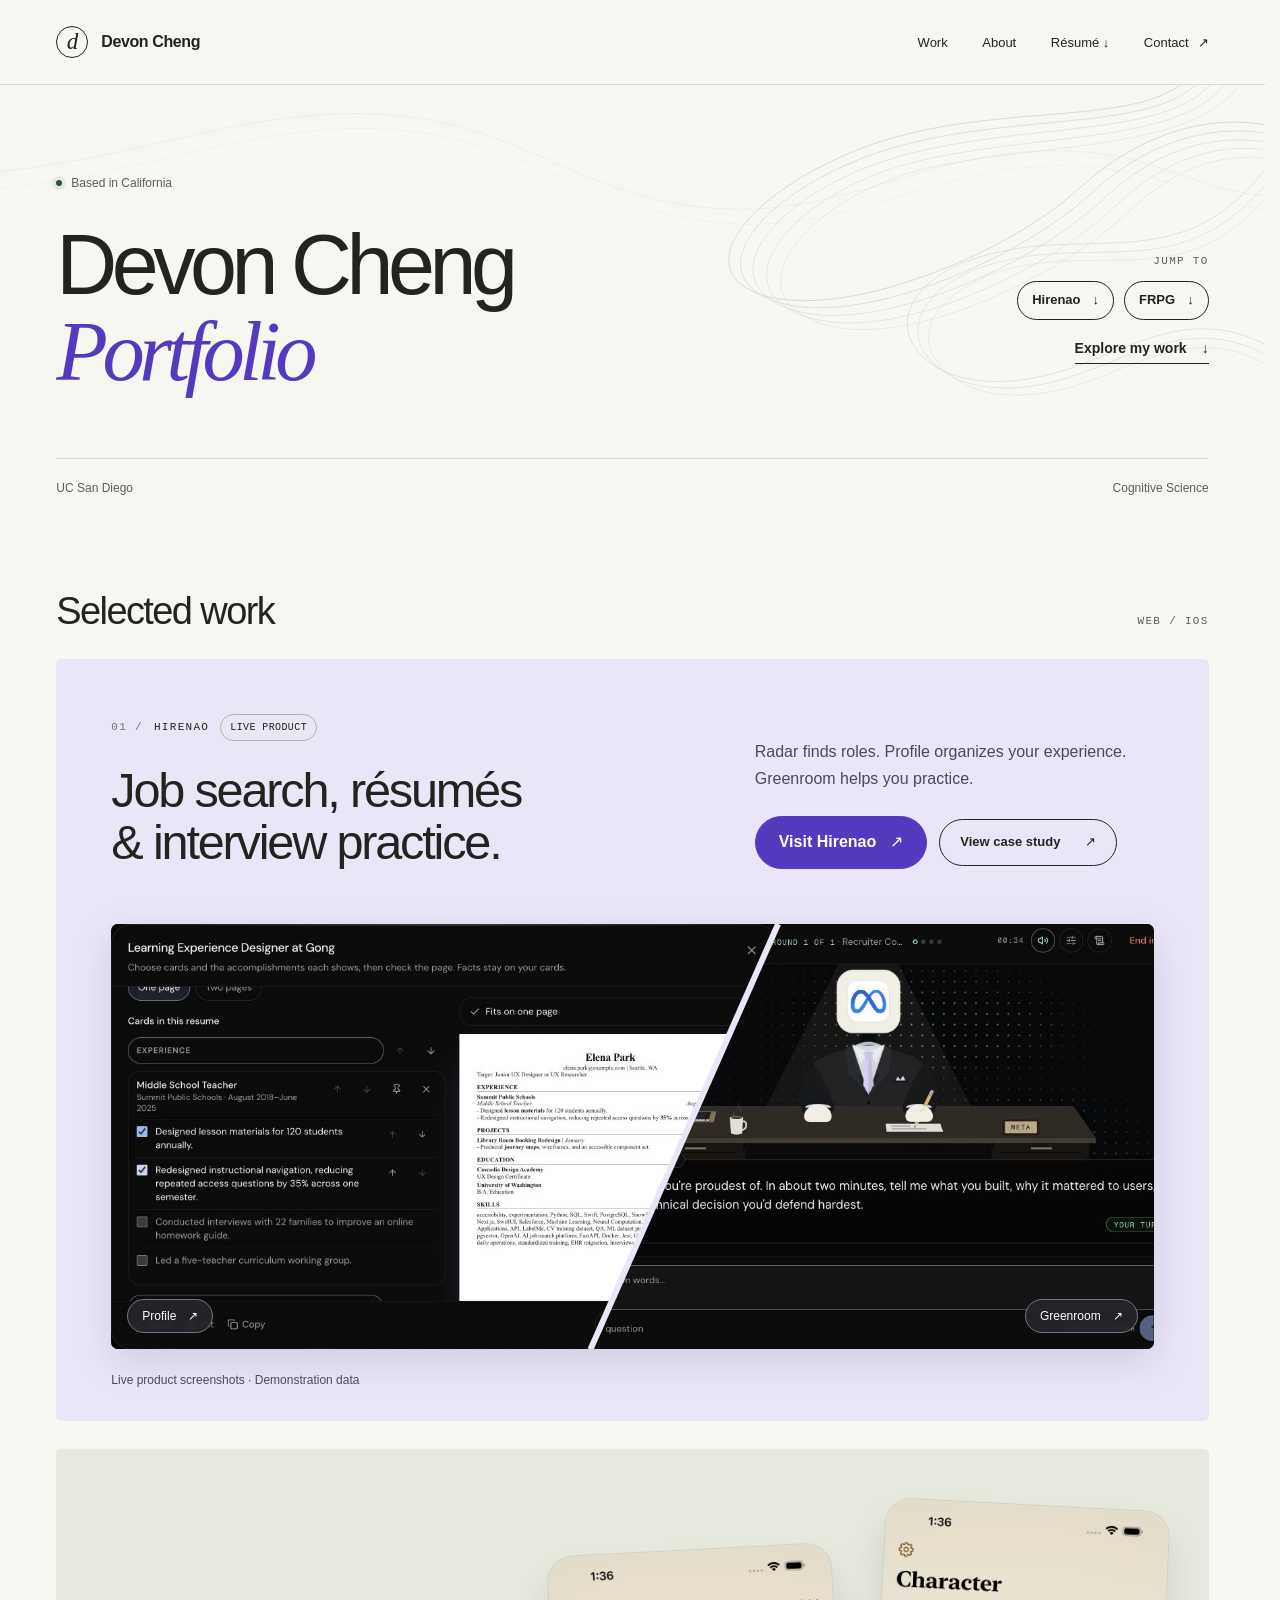
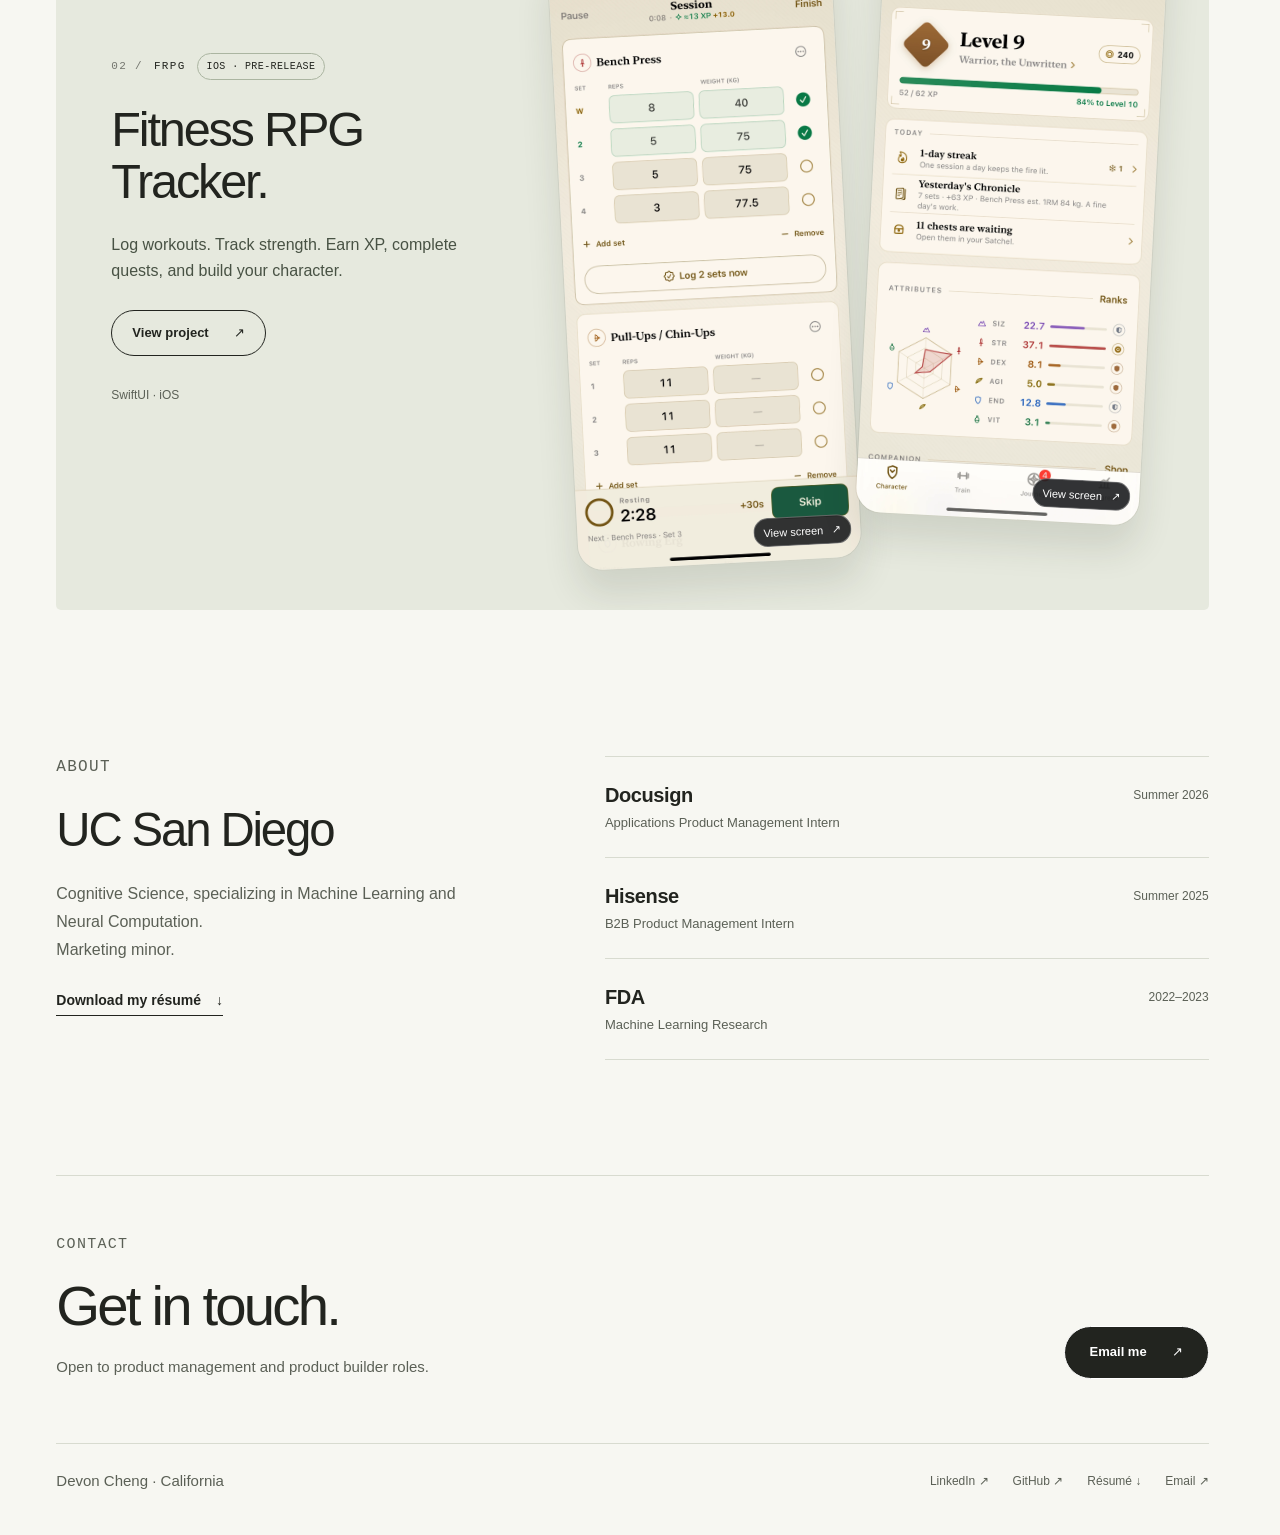
<file: index.html>
<!doctype html>
<html lang="en">
<head>
<meta charset="utf-8">
<meta name="viewport" content="width=device-width, initial-scale=1">
<meta name="theme-color" content="#f7f7f2">
<title>Devon Cheng Portfolio</title>
<meta name="description" content="Devon Cheng’s portfolio. Hirenao, FRPG, and experience.">
<meta property="og:title" content="Devon Cheng Portfolio">
<meta property="og:description" content="Devon Cheng’s portfolio. Hirenao, FRPG, and experience.">
<meta property="og:type" content="website">
<meta property="og:url" content="https://devon-cheng.github.io/">
<link rel="canonical" href="https://devon-cheng.github.io/">
<meta property="og:image" content="https://devon-cheng.github.io/assets/images/portfolio-share.png">
<meta property="og:image:type" content="image/png">
<meta property="og:image:width" content="1198">
<meta property="og:image:height" content="464">
<meta property="og:image:alt" content="Devon Cheng Portfolio in black and violet type on a cream background">
<meta name="twitter:card" content="summary_large_image">
<meta name="twitter:image" content="https://devon-cheng.github.io/assets/images/portfolio-share.png">
<meta name="twitter:image:alt" content="Devon Cheng Portfolio in black and violet type on a cream background">
<link rel="icon" href="./assets/favicon.svg" type="image/svg+xml">
<link rel="stylesheet" href="./assets/site.css?v=271f88a8">
<script src="./assets/site.js" defer></script>
</head>
<body class="">
<a class="skip-link" href="#main">Skip to content</a>
<header class="site-header"><div class="header-inner wrap">
<a class="wordmark" href="./" aria-label="Devon Cheng, home"><span class="monogram" aria-hidden="true">d</span>Devon Cheng</a>
<nav class="main-nav" aria-label="Main navigation">
<a href="./#work">Work</a><a href="./#about">About</a>
<a href="./assets/documents/devon-cheng-resume.pdf" download>Résumé <span aria-hidden="true">↓</span></a>
<a class="nav-contact" href="mailto:yic159@ucsd.edu">Contact <span class="arrow" aria-hidden="true">↗</span></a>
</nav></div></header><main id="main">
<section class="hero" aria-labelledby="intro-title">
<svg class="hero-flourish" viewBox="0 0 1200 440" preserveAspectRatio="none" aria-hidden="true" focusable="false" fill="none" stroke="currentColor" stroke-width="1">
<path d="M-28 84C133 72 235 18 369 28C498 38 543 102 668 115C803 129 876 58 1012 62C1112 65 1142 110 1238 105" opacity=".34"/>
<path d="M-28 100C139 87 240 32 375 42C502 52 553 115 678 129C813 143 883 72 1018 76C1118 79 1151 122 1238 119" opacity=".23"/>
<path d="M1138-30C1122 49 958 9 824 57C715 97 656 167 714 194C786 226 950 164 1024 97C1093 35 1171 21 1238 48"/>
<path d="M1151-30C1133 53 973 19 837 62C730 97 664 170 727 200C800 234 962 169 1036 101C1100 43 1174 30 1238 56" opacity=".84"/>
<path d="M1163-30C1145 57 986 29 850 68C741 100 675 176 740 207C815 242 976 174 1048 106C1109 49 1179 40 1238 64" opacity=".71"/>
<path d="M1176-30C1156 61 998 40 865 73C754 102 688 182 753 213C829 251 989 180 1060 112C1118 57 1186 48 1238 72" opacity=".61"/>
<path d="M1189-30C1168 65 1010 50 880 78C768 105 701 188 766 219C843 258 1000 185 1072 118C1127 65 1190 57 1238 80" opacity=".51"/>
<path d="M1238 269C1158 203 1101 233 1035 259C966 287 905 285 874 254C843 222 869 181 925 163C1013 134 1092 169 1162 117C1201 88 1217 53 1238 20" opacity=".76"/>
<path d="M1238 280C1161 213 1106 240 1039 266C975 292 915 292 884 260C852 228 881 187 935 170C1022 142 1097 178 1167 125C1207 96 1224 60 1238 30" opacity=".63"/>
<path d="M1238 290C1166 223 1110 247 1045 274C983 299 924 298 894 266C862 234 891 195 946 176C1032 149 1101 187 1172 133C1210 104 1227 70 1238 41" opacity=".5"/>
</svg>
<div class="wrap">
<div class="hero-top"><p class="availability">Based in California</p></div>
<div class="hero-layout"><h1 id="intro-title">Devon Cheng<br><em>Portfolio</em></h1>
<div class="hero-intro">
<nav class="hero-jump" aria-label="Jump to a project">
<p class="eyebrow">Jump to</p>
<div class="hero-jump-links">
<a class="pill-link" href="#hirenao">Hirenao <span class="arrow" aria-hidden="true">↓</span></a>
<a class="pill-link" href="#frpg">FRPG <span class="arrow" aria-hidden="true">↓</span></a>
</div>
</nav>
<a class="text-link" href="#work">Explore my work <span class="arrow" aria-hidden="true">↓</span></a>
</div></div>
<div class="hero-bottom"><span>UC San Diego</span><span class="city">Cognitive Science</span></div>
</div>
</section>
<section class="wrap" id="work" aria-labelledby="work-title">
<div class="section-heading"><h2 id="work-title">Selected work</h2><p class="eyebrow">WEB / iOS</p></div>
<article class="project hirenao-project" id="hirenao" data-reveal>
<div class="project-top"><div><p class="eyebrow project-name"><span class="number">01 /</span> HIRENAO <span class="status-tag">LIVE PRODUCT</span></p><h3>Job search, résumés<br>&amp; interview practice.</h3></div>
<div class="project-summary"><p>Radar finds roles. Profile organizes your experience. Greenroom helps you practice.</p><div class="project-actions"><a class="pill-link product-link" href="https://hirenao.ai/">Visit Hirenao <span class="arrow" aria-hidden="true">↗</span></a><a class="pill-link" href="projects/hirenao/">View case study <span class="arrow" aria-hidden="true">↗</span></a></div></div></div>
<div class="project-image split-stage" role="region" aria-label="Hirenao Profile and Greenroom screenshots. Scroll to explore on mobile." tabindex="0">
<a class="screenshot-link split-profile" href="./assets/images/hirenao-profile-full.webp" data-lightbox data-caption="Profile: choose experience for each résumé. Live product capture · Demonstration profile." aria-label="Enlarge Profile résumé editor"><img src="./assets/images/hirenao-profile.webp" alt="Hirenao Profile with selectable career accomplishments and a live résumé preview." width="989" height="632" loading="eager" decoding="async" fetchpriority="high"><span class="screen-label">Profile <span aria-hidden="true">↗</span></span></a>
<a class="screenshot-link split-greenroom" href="./assets/images/hirenao-greenroom-full.webp" data-lightbox data-caption="Greenroom: practice an interview one question at a time. Live product capture · Demonstration session." aria-label="Enlarge Greenroom interview practice"><img src="./assets/images/hirenao-greenroom.webp" alt="Hirenao Greenroom displaying an interviewer, a project question, and an answer field." width="989" height="633" loading="eager" decoding="async"><span class="screen-label">Greenroom <span aria-hidden="true">↗</span></span></a>
<svg class="split-divider" viewBox="0 0 100 100" preserveAspectRatio="none" aria-hidden="true"><line x1="64" y1="0" x2="46" y2="100" vector-effect="non-scaling-stroke"/></svg>
</div><p class="project-image swipe-hint">Swipe to explore →</p><p class="project-foot">Live product screenshots · Demonstration data</p>
</article>
<article class="project frpg-project" id="frpg" data-reveal>
<div class="project-top"><p class="eyebrow project-name"><span class="number">02 /</span> FRPG <span class="status-tag">iOS · PRE-RELEASE</span></p><h3>Fitness RPG<br>Tracker.</h3><div class="project-summary"><p>Log workouts. Track strength. Earn XP, complete quests, and build your character.</p><a class="pill-link" href="projects/frpg/">View project <span class="arrow" aria-hidden="true">↗</span></a></div><p class="small-copy">SwiftUI · iOS</p></div>
<div class="phone-composition"><a class="screenshot-link" href="./assets/images/frpg-session.webp" data-lightbox data-caption="FRPG keeps weight, repetitions, completed sets, and rest in one workout view. Real app screenshot with demonstration data." aria-label="Enlarge screenshot. FRPG active workout with bench press sets, repetitions, weight, completed-set indicators, and a rest timer."><img src="./assets/images/frpg-session.webp" alt="FRPG active workout with bench press sets, repetitions, weight, completed-set indicators, and a rest timer." width="1320" height="2868" loading="lazy" decoding="async"><span class="zoom-hint" aria-hidden="true"><span>View screen</span> ↗</span></a><a class="screenshot-link" href="./assets/images/frpg-character.webp" data-lightbox data-caption="The same training becomes character XP and attributes. Real app screenshot with demonstration data." aria-label="Enlarge screenshot. FRPG Character screen showing XP progress, a training streak, and character attributes."><img src="./assets/images/frpg-character.webp" alt="FRPG Character screen showing XP progress, a training streak, and character attributes." width="1320" height="2868" loading="lazy" decoding="async"><span class="zoom-hint" aria-hidden="true"><span>View screen</span> ↗</span></a></div></article></section>
<section class="about wrap" id="about" aria-labelledby="about-title" data-reveal>
<div class="about-copy"><p class="eyebrow">ABOUT</p><h2 id="about-title">UC San Diego</h2><p>Cognitive Science, specializing in Machine Learning and Neural Computation.<br>Marketing minor.</p><a class="text-link" href="assets/documents/devon-cheng-resume.pdf" download>Download my résumé <span aria-hidden="true">↓</span></a></div>
<div class="experience" aria-label="Selected experience">
<article class="experience-entry"><h3>Docusign</h3><span class="date">Summer 2026</span><div class="role">Applications Product Management Intern</div></article>
<article class="experience-entry"><h3>Hisense</h3><span class="date">Summer 2025</span><div class="role">B2B Product Management Intern</div></article>
<article class="experience-entry"><h3>FDA</h3><span class="date">2022–2023</span><div class="role">Machine Learning Research</div></article>
</div></section></main><footer class="contact wrap" id="contact">
<div class="contact-main"><div><p class="eyebrow">CONTACT</p><h2>Get in touch.</h2><p>Open to product management and product builder roles.</p></div>
<a class="pill-link" href="mailto:yic159@ucsd.edu">Email me <span class="arrow" aria-hidden="true">↗</span></a></div>
<div class="footer-bottom"><p>Devon Cheng · California</p><div class="social-links">
<a href="https://www.linkedin.com/in/devoncheng3/">LinkedIn <span aria-hidden="true">↗</span></a>
<a href="https://github.com/devon4899">GitHub <span aria-hidden="true">↗</span></a>
<a href="./assets/documents/devon-cheng-resume.pdf" download>Résumé <span aria-hidden="true">↓</span></a>
<a href="mailto:yic159@ucsd.edu">Email <span aria-hidden="true">↗</span></a>
</div></div></footer>
<dialog class="lightbox" aria-label="Enlarged product screenshot" aria-describedby="lightbox-caption">
<div class="lightbox-inner">
<div class="lightbox-top"><p class="lightbox-count" aria-live="polite"></p><div class="lightbox-tools"><a data-original href="#" target="_blank" rel="noopener">Full size ↗</a><button type="button" data-zoom aria-pressed="false">Zoom in</button><button type="button" data-close aria-label="Close screenshot">×</button></div></div>
<div class="lightbox-image-wrap" tabindex="0" role="region" aria-label="Screenshot. Scroll to inspect when zoomed."><img class="lightbox-image" alt=""></div>
<div class="lightbox-bottom"><p class="lightbox-caption" id="lightbox-caption" aria-live="polite"></p><div class="lightbox-controls"><button type="button" data-prev aria-label="Previous screenshot">←</button><button type="button" data-next aria-label="Next screenshot">→</button></div></div>
</div></dialog>
</body></html>
</file>
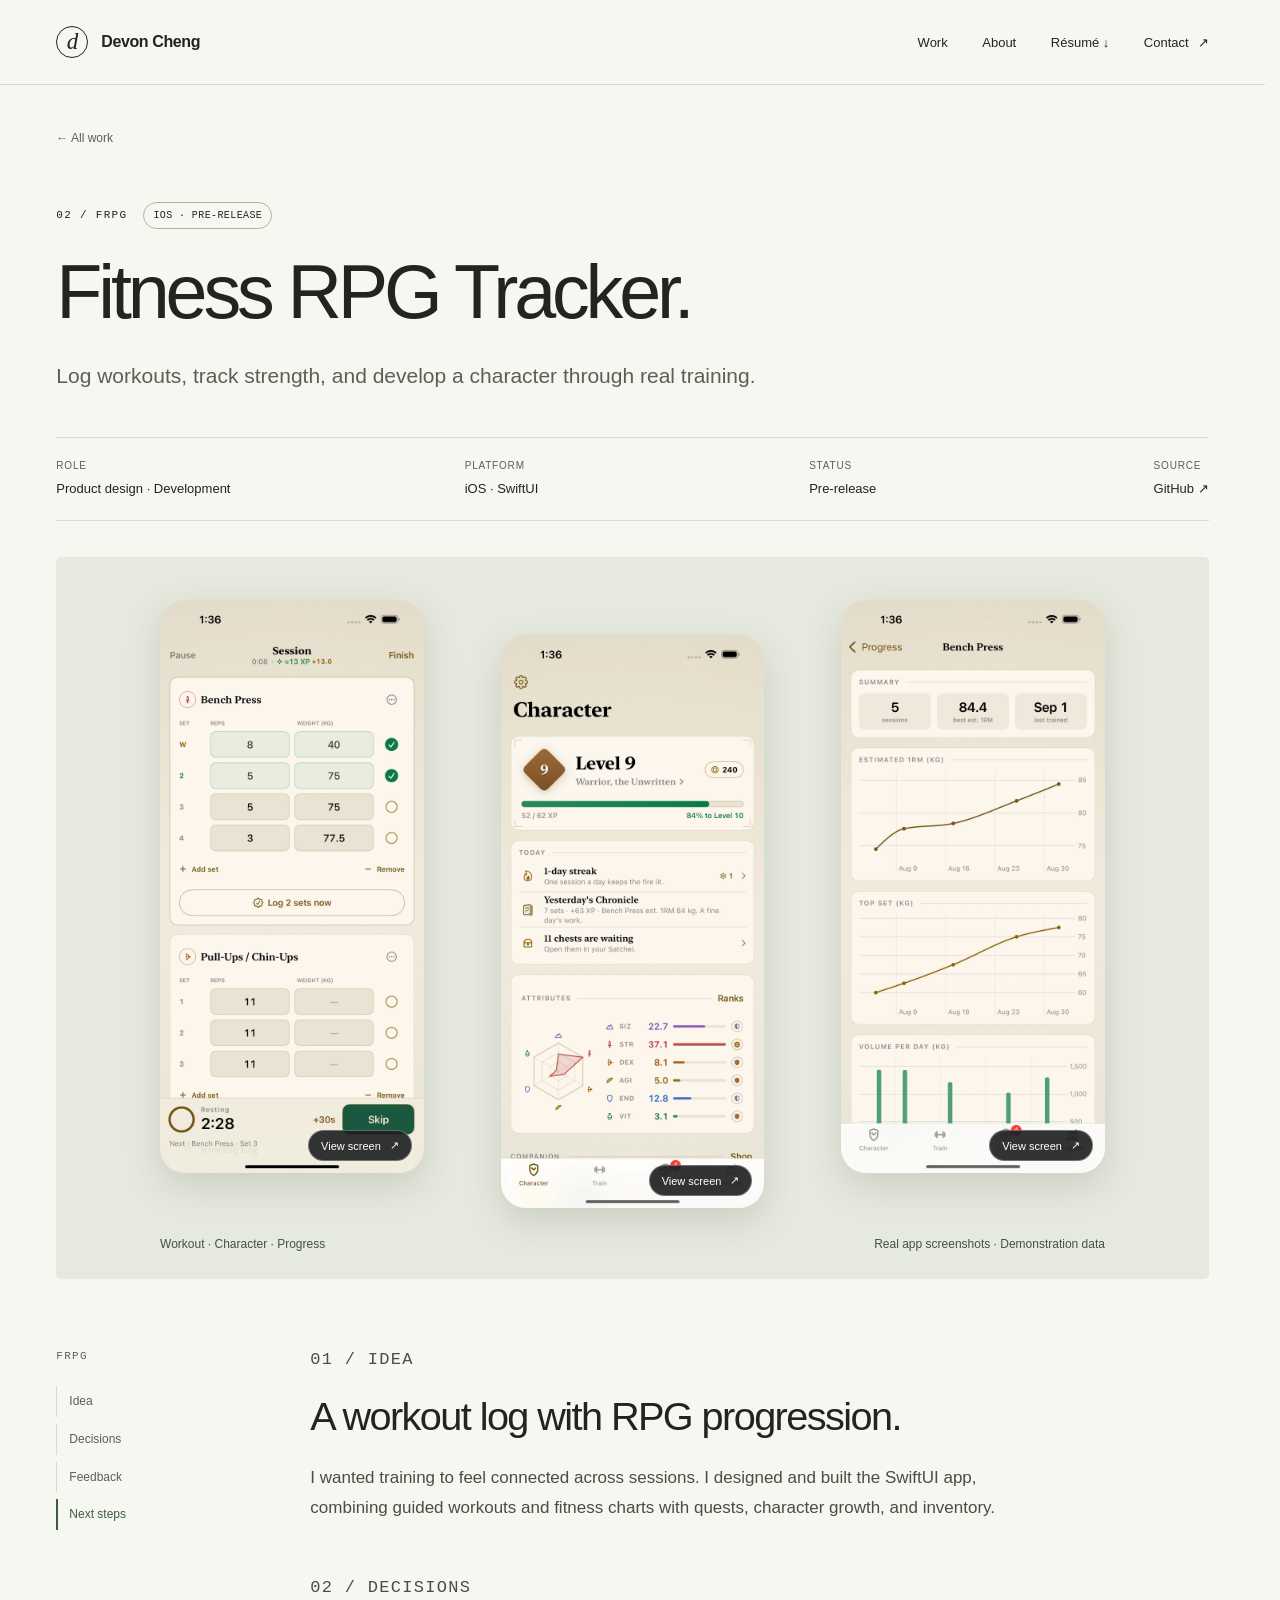
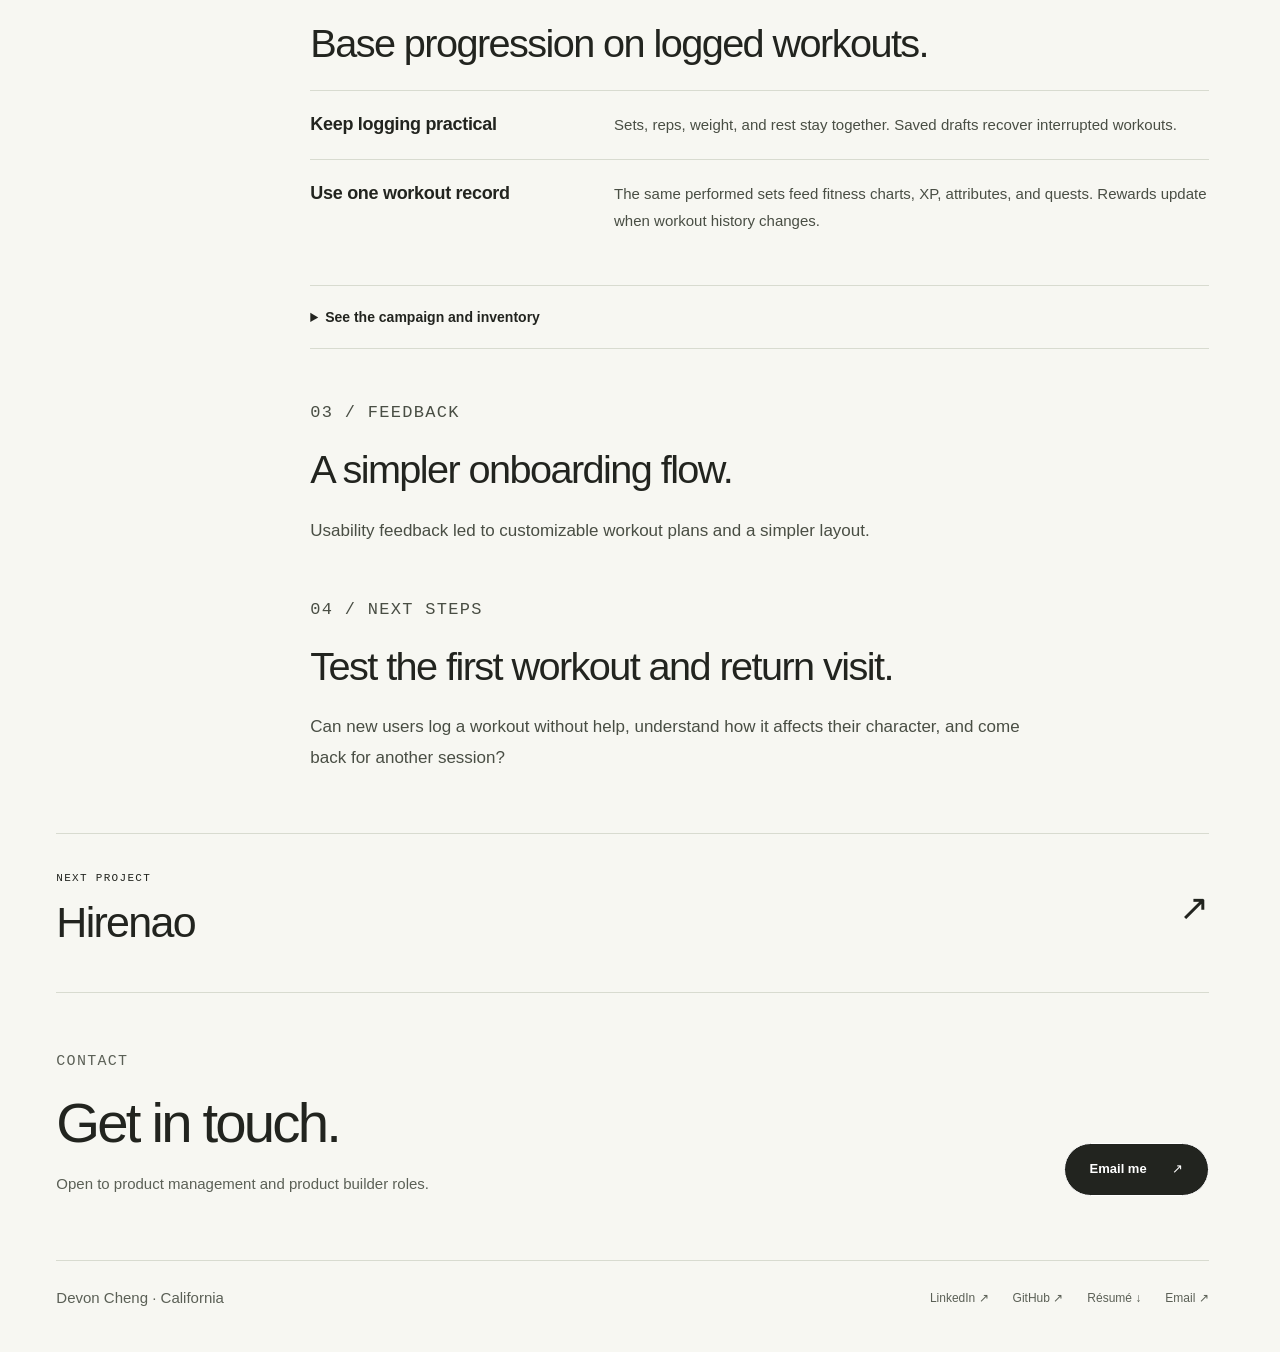
<file: projects/frpg/index.html>
<!doctype html>
<html lang="en">
<head>
<meta charset="utf-8">
<meta name="viewport" content="width=device-width, initial-scale=1">
<meta name="theme-color" content="#f7f7f2">
<title>FRPG — Fitness RPG Tracker · Devon Cheng</title>
<meta name="description" content="Devon Cheng’s native iOS Fitness RPG Tracker connects workout logging and progress analytics with character growth, quests, and inventory.">
<meta property="og:title" content="FRPG — Fitness RPG Tracker · Devon Cheng">
<meta property="og:description" content="Devon Cheng’s native iOS Fitness RPG Tracker connects workout logging and progress analytics with character growth, quests, and inventory.">
<meta property="og:type" content="website">
<meta property="og:url" content="https://devon-cheng.github.io/projects/frpg/">
<link rel="canonical" href="https://devon-cheng.github.io/projects/frpg/">
<meta property="og:image" content="https://devon-cheng.github.io/assets/images/portfolio-share.png">
<meta property="og:image:type" content="image/png">
<meta property="og:image:width" content="1198">
<meta property="og:image:height" content="464">
<meta property="og:image:alt" content="Devon Cheng Portfolio in black and violet type on a cream background">
<meta name="twitter:card" content="summary_large_image">
<meta name="twitter:image" content="https://devon-cheng.github.io/assets/images/portfolio-share.png">
<meta name="twitter:image:alt" content="Devon Cheng Portfolio in black and violet type on a cream background">
<link rel="icon" href="../../assets/favicon.svg" type="image/svg+xml">
<link rel="stylesheet" href="../../assets/site.css">
<script src="../../assets/site.js" defer></script>
</head>
<body class="frpg-case">
<a class="skip-link" href="#main">Skip to content</a>
<header class="site-header"><div class="header-inner wrap">
<a class="wordmark" href="../../" aria-label="Devon Cheng, home"><span class="monogram" aria-hidden="true">d</span>Devon Cheng</a>
<nav class="main-nav" aria-label="Main navigation">
<a href="../../#work">Work</a><a href="../../#about">About</a>
<a href="../../assets/documents/devon-cheng-resume.pdf" download>Résumé <span aria-hidden="true">↓</span></a>
<a class="nav-contact" href="mailto:yic159@ucsd.edu">Contact <span class="arrow" aria-hidden="true">↗</span></a>
</nav></div></header><main id="main"><section class="case-intro wrap" aria-labelledby="case-title">
<a class="back-link" href="../../#work">← All work</a><p class="eyebrow case-kicker">02 / FRPG <span class="status-tag">iOS · PRE-RELEASE</span></p>
<h1 class="case-title" id="case-title">Fitness RPG Tracker.</h1><p class="case-deck">Log workouts, track strength, and develop a character through real training.</p>
<dl class="case-meta"><div><dt>Role</dt><dd>Product design · Development</dd></div><div><dt>Platform</dt><dd>iOS · SwiftUI</dd></div><div><dt>Status</dt><dd>Pre-release</dd></div><div><dt>Source</dt><dd><a class="meta-link" href="https://github.com/devon4899/FRPG">GitHub ↗</a></dd></div></dl>
<figure class="case-hero frpg-hero"><div class="frpg-hero-phones" role="region" aria-label="Workout, Character, and Progress screenshots. Scroll to explore." tabindex="0"><a class="screenshot-link" href="../../assets/images/frpg-session.webp" data-lightbox data-caption="Log sets, reps, and weight. Keep rest timing in the same view. Real app screenshot with demonstration data." aria-label="Enlarge. Log sets, reps, and weight. Keep rest timing in the same view."><img src="../../assets/images/frpg-session.webp" alt="FRPG workout showing bench press sets, weights, completed sets, and a rest timer." width="1320" height="2868" loading="eager" decoding="async"><span class="zoom-hint" aria-hidden="true"><span>View screen</span> ↗</span></a><a class="screenshot-link" href="../../assets/images/frpg-character.webp" data-lightbox data-caption="Training contributes to character XP, levels, and attributes. Real app screenshot with demonstration data." aria-label="Enlarge. Training contributes to character XP, levels, and attributes."><img src="../../assets/images/frpg-character.webp" alt="FRPG Character showing XP, a training streak, and character attributes." width="1320" height="2868" loading="eager" decoding="async"><span class="zoom-hint" aria-hidden="true"><span>View screen</span> ↗</span></a><a class="screenshot-link" href="../../assets/images/frpg-progress.webp" data-lightbox data-caption="Review strength and volume from recorded workouts. Real app screenshot with demonstration data." aria-label="Enlarge. Review strength and volume from recorded workouts."><img src="../../assets/images/frpg-progress.webp" alt="FRPG Bench Press progress with estimated strength, top-set weight, and volume charts." width="1320" height="2868" loading="eager" decoding="async"><span class="zoom-hint" aria-hidden="true"><span>View screen</span> ↗</span></a></div><figcaption><span class="swipe-hint">Swipe to explore →</span><span>Workout · Character · Progress</span><span>Real app screenshots · Demonstration data</span></figcaption></figure></section>
<div class="case-layout wrap"><nav class="case-nav" aria-label="FRPG case study sections"><p class="eyebrow">FRPG</p><a href="#idea">Idea</a><a href="#decisions">Decisions</a><a href="#feedback">Feedback</a><a href="#next">Next steps</a></nav><div class="story">
<section class="story-section compact-story" id="idea"><p class="eyebrow">01 / IDEA</p><h2>A workout log with RPG progression.</h2><p>I wanted training to feel connected across sessions. I designed and built the SwiftUI app, combining guided workouts and fitness charts with quests, character growth, and inventory.</p></section>
<section class="story-section compact-story" id="decisions"><p class="eyebrow">02 / DECISIONS</p><h2>Base progression on logged workouts.</h2><div class="short-decisions"><article><h3>Keep logging practical</h3><p>Sets, reps, weight, and rest stay together. Saved drafts recover interrupted workouts.</p></article><article><h3>Use one workout record</h3><p>The same performed sets feed fitness charts, XP, attributes, and quests. Rewards update when workout history changes.</p></article></div>
<details><summary>See the campaign and inventory</summary><div class="phone-grid"><a class="screenshot-link" href="../../assets/images/frpg-campaign.webp" data-lightbox data-caption="Campaign regions and encounters give training longer-term goals. Real app screenshot with demonstration data." aria-label="Enlarge. Campaign regions and encounters give training longer-term goals."><img src="../../assets/images/frpg-campaign.webp" alt="FRPG campaign map showing Kindling Vale and locked regions." width="1320" height="2868" loading="lazy" decoding="async"><span class="zoom-hint" aria-hidden="true"><span>View screen</span> ↗</span></a><a class="screenshot-link" href="../../assets/images/frpg-inventory.webp" data-lightbox data-caption="Earned chests appear in the inventory. Real app screenshot with demonstration data." aria-label="Enlarge. Earned chests appear in the inventory."><img src="../../assets/images/frpg-inventory.webp" alt="FRPG inventory showing earned chests available to open." width="1320" height="2868" loading="lazy" decoding="async"><span class="zoom-hint" aria-hidden="true"><span>View screen</span> ↗</span></a></div><p>The repository calls the app RPGFit. It is under development toward its first public release.</p><p><a href="https://github.com/devon4899/FRPG/blob/main/docs/ARCHITECTURE.md">Architecture</a> · <a href="https://github.com/devon4899/FRPG/tree/main/docs/screenshots/iphone-6.9">Original screenshots</a></p></details></section>
<section class="story-section compact-story" id="feedback"><p class="eyebrow">03 / FEEDBACK</p><h2>A simpler onboarding flow.</h2><p>Usability feedback led to customizable workout plans and a simpler layout.</p></section>
<section class="story-section compact-story" id="next"><p class="eyebrow">04 / NEXT STEPS</p><h2>Test the first workout and return visit.</h2><p>Can new users log a workout without help, understand how it affects their character, and come back for another session?</p></section></div></div>
<a class="more-project wrap" href="../hirenao/"><div><p class="eyebrow">NEXT PROJECT</p><h2>Hirenao</h2></div><span class="arrow" aria-hidden="true">↗</span></a></main><footer class="contact wrap" id="contact">
<div class="contact-main"><div><p class="eyebrow">CONTACT</p><h2>Get in touch.</h2><p>Open to product management and product builder roles.</p></div>
<a class="pill-link" href="mailto:yic159@ucsd.edu">Email me <span class="arrow" aria-hidden="true">↗</span></a></div>
<div class="footer-bottom"><p>Devon Cheng · California</p><div class="social-links">
<a href="https://www.linkedin.com/in/devoncheng3/">LinkedIn <span aria-hidden="true">↗</span></a>
<a href="https://github.com/devon4899">GitHub <span aria-hidden="true">↗</span></a>
<a href="../../assets/documents/devon-cheng-resume.pdf" download>Résumé <span aria-hidden="true">↓</span></a>
<a href="mailto:yic159@ucsd.edu">Email <span aria-hidden="true">↗</span></a>
</div></div></footer>
<dialog class="lightbox" aria-label="Enlarged product screenshot" aria-describedby="lightbox-caption">
<div class="lightbox-inner">
<div class="lightbox-top"><p class="lightbox-count" aria-live="polite"></p><div class="lightbox-tools"><a data-original href="#" target="_blank" rel="noopener">Full size ↗</a><button type="button" data-zoom aria-pressed="false">Zoom in</button><button type="button" data-close aria-label="Close screenshot">×</button></div></div>
<div class="lightbox-image-wrap" tabindex="0" role="region" aria-label="Screenshot. Scroll to inspect when zoomed."><img class="lightbox-image" alt=""></div>
<div class="lightbox-bottom"><p class="lightbox-caption" id="lightbox-caption" aria-live="polite"></p><div class="lightbox-controls"><button type="button" data-prev aria-label="Previous screenshot">←</button><button type="button" data-next aria-label="Next screenshot">→</button></div></div>
</div></dialog>
</body></html>
</file>
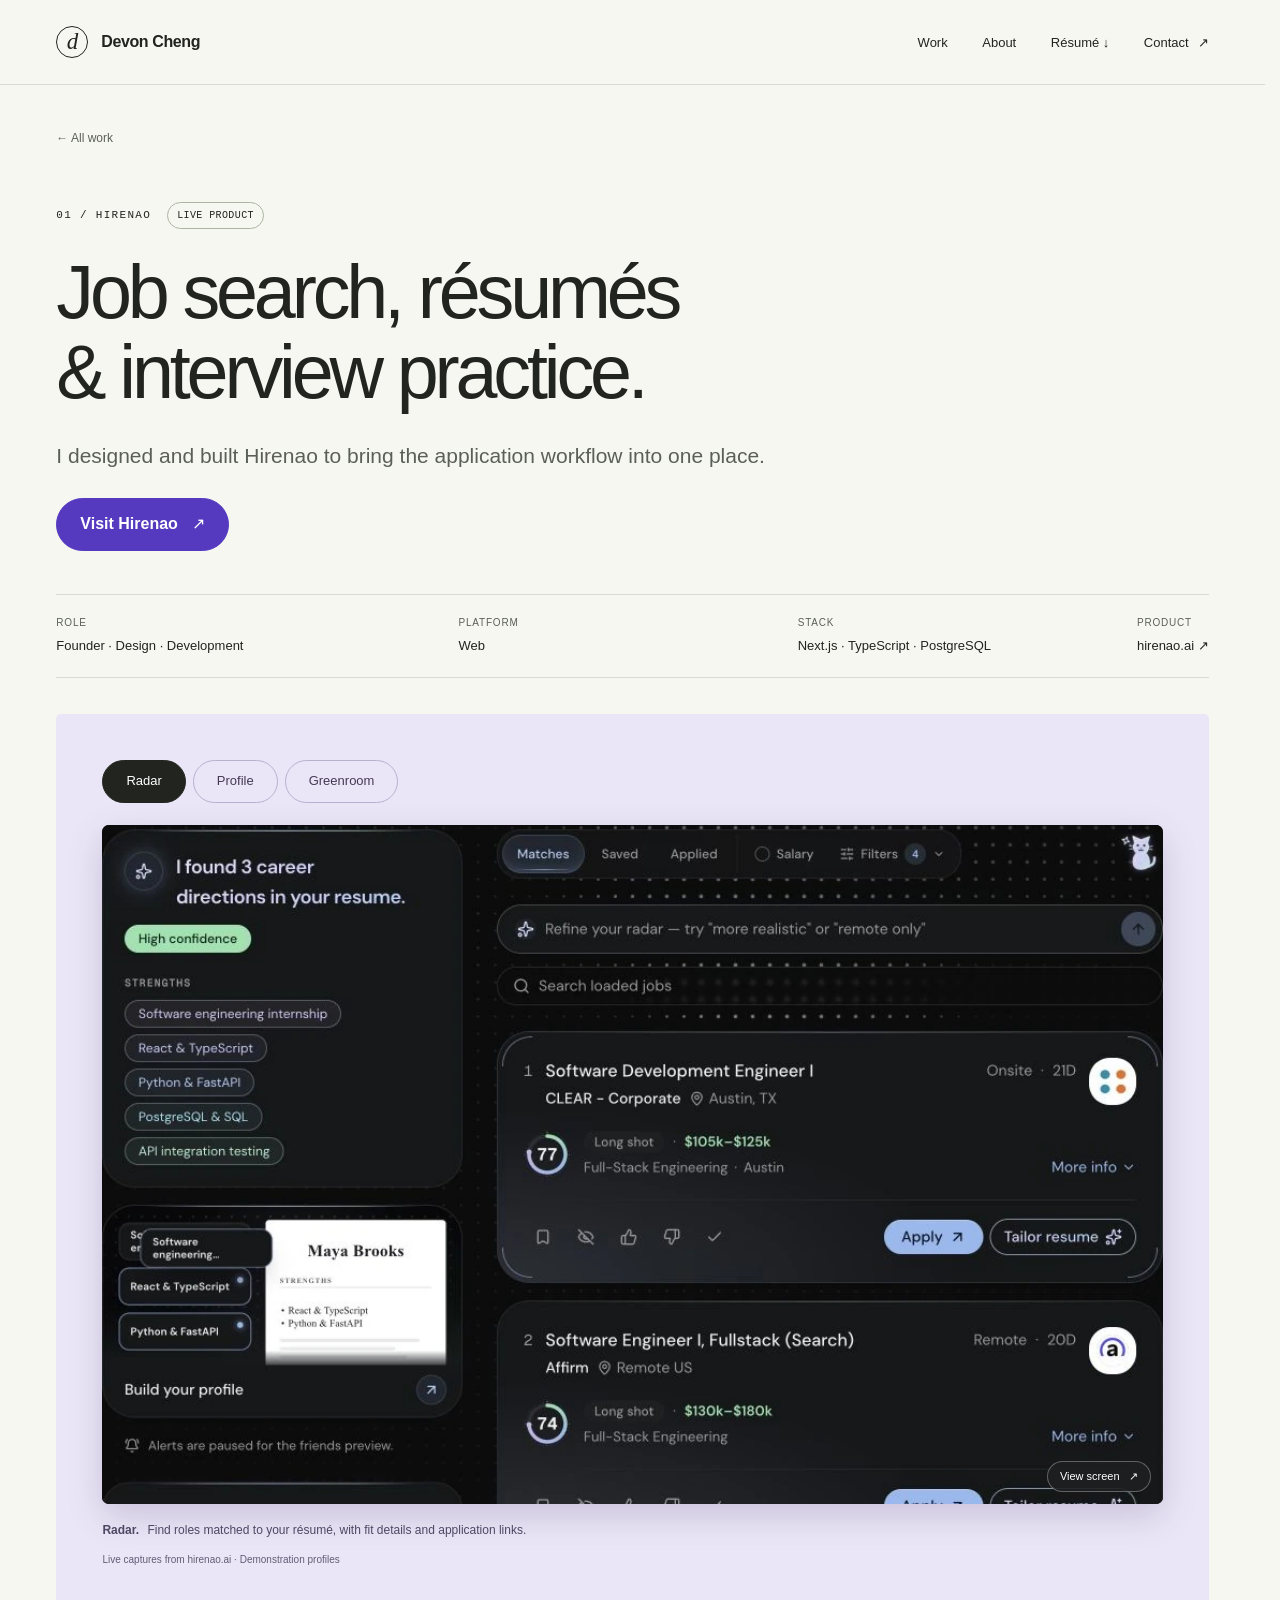
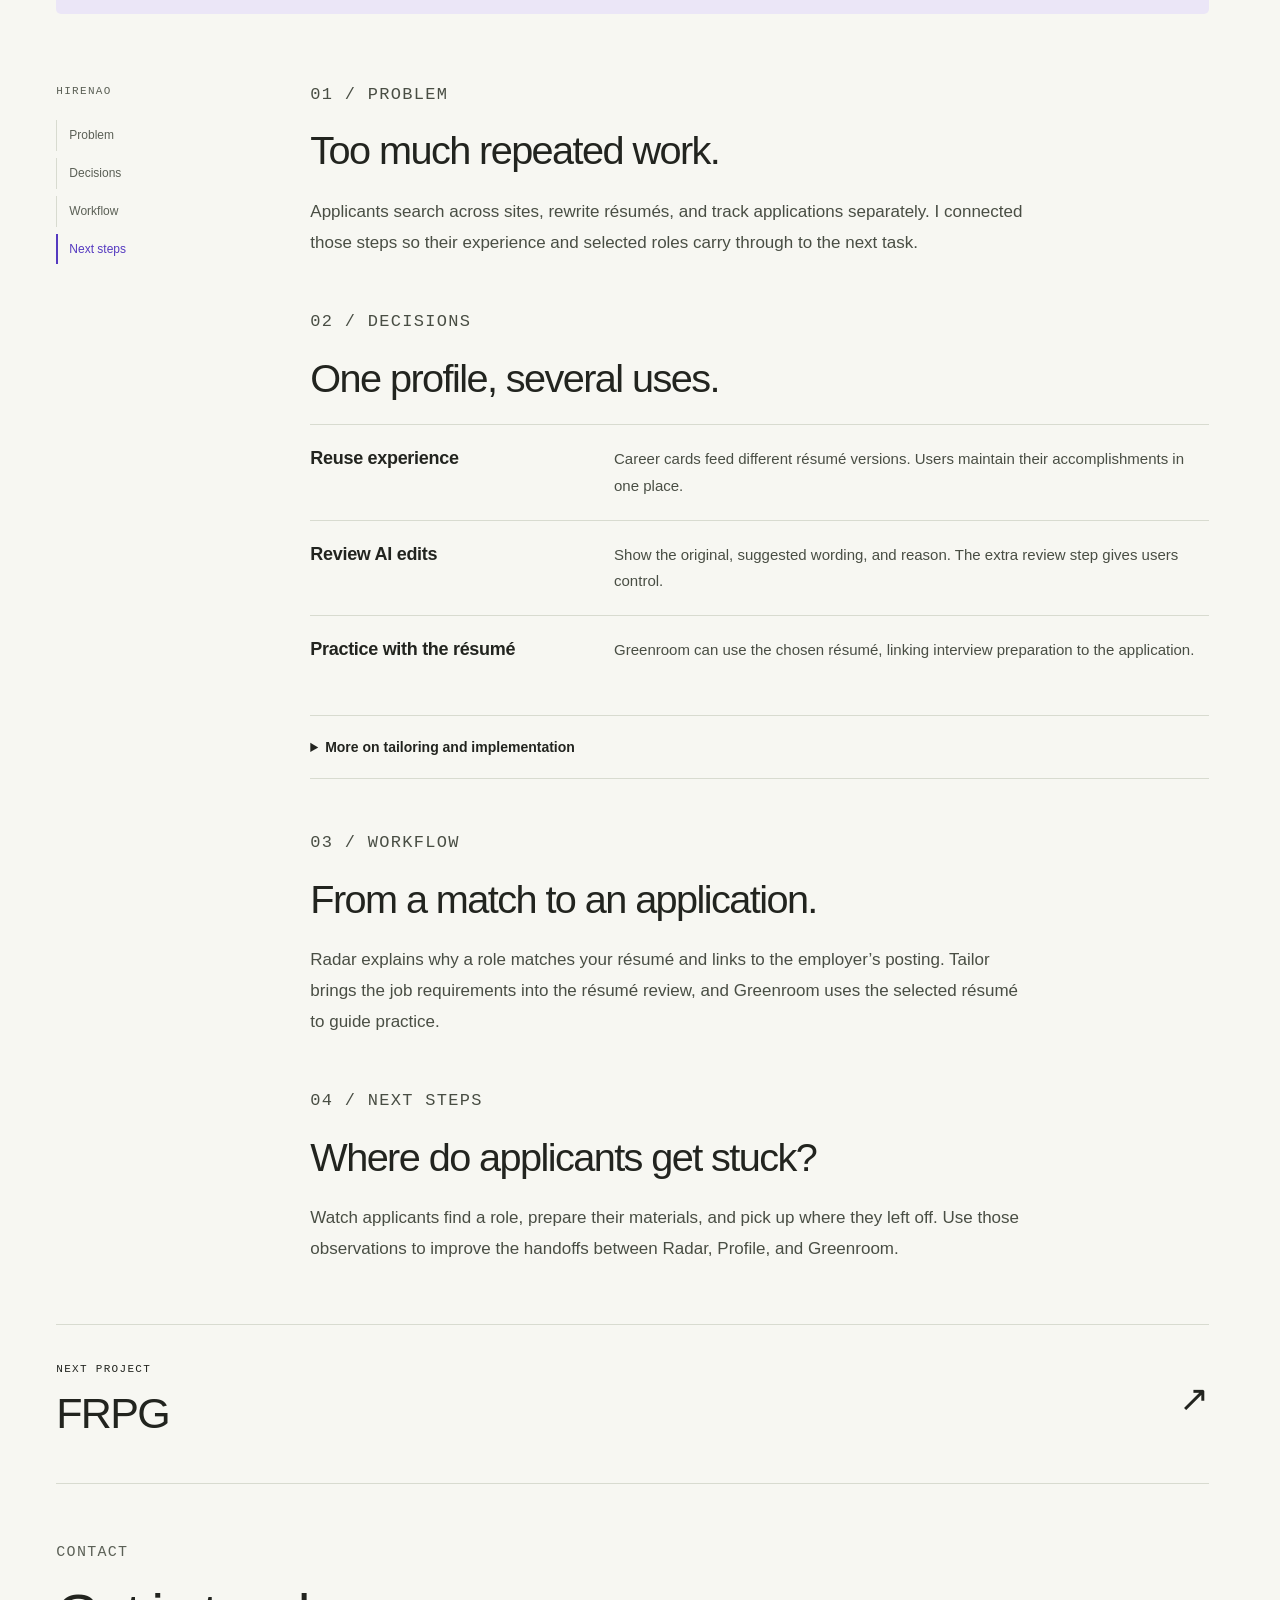
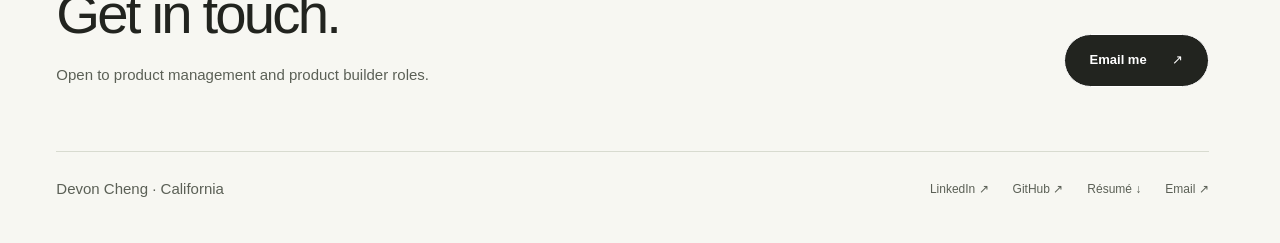
<file: projects/hirenao/index.html>
<!doctype html>
<html lang="en">
<head>
<meta charset="utf-8">
<meta name="viewport" content="width=device-width, initial-scale=1">
<meta name="theme-color" content="#f7f7f2">
<title>Hirenao — Jobs, résumés & interviews · Devon Cheng</title>
<meta name="description" content="Hirenao connects job discovery, résumé tailoring, and interview practice. Built by Devon Cheng.">
<meta property="og:title" content="Hirenao — Jobs, résumés & interviews · Devon Cheng">
<meta property="og:description" content="Hirenao connects job discovery, résumé tailoring, and interview practice. Built by Devon Cheng.">
<meta property="og:type" content="website">
<meta property="og:url" content="https://devon-cheng.github.io/projects/hirenao/">
<link rel="canonical" href="https://devon-cheng.github.io/projects/hirenao/">
<meta property="og:image" content="https://devon-cheng.github.io/assets/images/portfolio-share.png">
<meta property="og:image:type" content="image/png">
<meta property="og:image:width" content="1198">
<meta property="og:image:height" content="464">
<meta property="og:image:alt" content="Devon Cheng Portfolio in black and violet type on a cream background">
<meta name="twitter:card" content="summary_large_image">
<meta name="twitter:image" content="https://devon-cheng.github.io/assets/images/portfolio-share.png">
<meta name="twitter:image:alt" content="Devon Cheng Portfolio in black and violet type on a cream background">
<link rel="icon" href="../../assets/favicon.svg" type="image/svg+xml">
<link rel="stylesheet" href="../../assets/site.css">
<noscript><style>
.product-gallery .gallery-tabs { display: none; }
.product-gallery .gallery-panel[hidden] { display: block; }
.product-gallery .gallery-panel + .gallery-panel { margin-top: 28px; }
</style></noscript>
<script src="../../assets/site.js" defer></script>
</head>
<body class="">
<a class="skip-link" href="#main">Skip to content</a>
<header class="site-header"><div class="header-inner wrap">
<a class="wordmark" href="../../" aria-label="Devon Cheng, home"><span class="monogram" aria-hidden="true">d</span>Devon Cheng</a>
<nav class="main-nav" aria-label="Main navigation">
<a href="../../#work">Work</a><a href="../../#about">About</a>
<a href="../../assets/documents/devon-cheng-resume.pdf" download>Résumé <span aria-hidden="true">↓</span></a>
<a class="nav-contact" href="mailto:yic159@ucsd.edu">Contact <span class="arrow" aria-hidden="true">↗</span></a>
</nav></div></header><main id="main"><section class="case-intro wrap" aria-labelledby="case-title">
<a class="back-link" href="../../#work">← All work</a>
<p class="eyebrow case-kicker">01 / HIRENAO <span class="status-tag">LIVE PRODUCT</span></p>
<h1 class="case-title" id="case-title">Job search, résumés<br>&amp; interview practice.</h1>
<p class="case-deck">I designed and built Hirenao to bring the application workflow into one place.</p>
<a class="pill-link product-link" href="https://hirenao.ai/">Visit Hirenao <span class="arrow" aria-hidden="true">↗</span></a>
<dl class="case-meta"><div><dt>Role</dt><dd>Founder · Design · Development</dd></div><div><dt>Platform</dt><dd>Web</dd></div><div><dt>Stack</dt><dd>Next.js · TypeScript · PostgreSQL</dd></div><div><dt>Product</dt><dd><a class="meta-link" href="https://hirenao.ai">hirenao.ai ↗</a></dd></div></dl>
<div class="case-hero product-gallery" data-gallery>
<div class="gallery-tabs" role="tablist" aria-label="Explore Hirenao">
<button type="button" role="tab" aria-selected="true" aria-controls="panel-radar" id="tab-radar">Radar</button>
<button type="button" role="tab" aria-selected="false" aria-controls="panel-profile" id="tab-profile" tabindex="-1">Profile</button>
<button type="button" role="tab" aria-selected="false" aria-controls="panel-greenroom" id="tab-greenroom" tabindex="-1">Greenroom</button>
</div><figure class="gallery-panel" role="tabpanel" id="panel-radar" aria-labelledby="tab-radar" ><a class="screenshot-link" href="../../assets/images/hirenao-discovery-full.webp" data-lightbox data-caption="Find roles matched to your résumé, with fit details and application links." aria-label="Enlarge. Find roles matched to your résumé, with fit details and application links."><img src="../../assets/images/hirenao-discovery.webp" alt="Hirenao Radar with résumé strengths, ranked roles, fit scores, and Apply and Tailor buttons." width="989" height="633" loading="eager" decoding="async"><span class="zoom-hint" aria-hidden="true"><span>View screen</span> ↗</span></a><figcaption><strong>Radar.</strong> Find roles matched to your résumé, with fit details and application links.</figcaption></figure><figure class="gallery-panel" role="tabpanel" id="panel-profile" aria-labelledby="tab-profile" hidden><a class="screenshot-link" href="../../assets/images/hirenao-profile-full.webp" data-lightbox data-caption="Keep experience in reusable cards. Build and tailor résumés for different roles." aria-label="Enlarge. Keep experience in reusable cards. Build and tailor résumés for different roles."><img src="../../assets/images/hirenao-profile.webp" alt="Hirenao Profile with selectable career accomplishments and a live résumé preview." width="989" height="632" loading="lazy" decoding="async"><span class="zoom-hint" aria-hidden="true"><span>View screen</span> ↗</span></a><figcaption><strong>Profile.</strong> Keep experience in reusable cards. Build and tailor résumés for different roles.</figcaption></figure><figure class="gallery-panel" role="tabpanel" id="panel-greenroom" aria-labelledby="tab-greenroom" hidden><a class="screenshot-link" href="../../assets/images/hirenao-greenroom-full.webp" data-lightbox data-caption="Practice role-specific questions in text or voice, then review feedback." aria-label="Enlarge. Practice role-specific questions in text or voice, then review feedback."><img src="../../assets/images/hirenao-greenroom.webp" alt="Hirenao Greenroom displaying an interviewer, a project question, and an answer field." width="989" height="633" loading="lazy" decoding="async"><span class="zoom-hint" aria-hidden="true"><span>View screen</span> ↗</span></a><figcaption><strong>Greenroom.</strong> Practice role-specific questions in text or voice, then review feedback.</figcaption></figure><p class="gallery-source">Live captures from hirenao.ai · Demonstration profiles</p></div></section>
<div class="case-layout wrap"><nav class="case-nav" aria-label="Hirenao case study sections"><p class="eyebrow">HIRENAO</p><a href="#problem">Problem</a><a href="#decisions">Decisions</a><a href="#results">Workflow</a><a href="#next">Next steps</a></nav>
<div class="story">
<section class="story-section compact-story" id="problem"><p class="eyebrow">01 / PROBLEM</p><h2>Too much repeated work.</h2><p>Applicants search across sites, rewrite résumés, and track applications separately. I connected those steps so their experience and selected roles carry through to the next task.</p></section>
<section class="story-section compact-story" id="decisions"><p class="eyebrow">02 / DECISIONS</p><h2>One profile, several uses.</h2>
<div class="short-decisions"><article><h3>Reuse experience</h3><p>Career cards feed different résumé versions. Users maintain their accomplishments in one place.</p></article><article><h3>Review AI edits</h3><p>Show the original, suggested wording, and reason. The extra review step gives users control.</p></article><article><h3>Practice with the résumé</h3><p>Greenroom can use the chosen résumé, linking interview preparation to the application.</p></article></div>
<details><summary>More on tailoring and implementation</summary><p>Opening Tailor from a job carries its requirements into the résumé review. Saved versions preserve the exact wording used. The app uses Next.js, TypeScript, PostgreSQL, pgvector, and OpenAI.</p><a class="screenshot-link" href="../../assets/images/hirenao-tailoring-full.webp" data-lightbox data-caption="Hirenao Tailor. Sample-data capture from October 2026." aria-label="Enlarge. Résumé review with original wording, a suggested edit, and its explanation."><img src="../../assets/images/hirenao-tailoring.webp" alt="Résumé review with original wording, a suggested edit, and its explanation." width="1244" height="623" loading="lazy" decoding="async"><span class="zoom-hint" aria-hidden="true"><span>View screen</span> ↗</span></a><p class="gallery-source">Tailor review · Demonstration capture, October 2026</p></details></section>
<section class="story-section compact-story" id="results"><p class="eyebrow">03 / WORKFLOW</p><h2>From a match to an application.</h2><p>Radar explains why a role matches your résumé and links to the employer’s posting. Tailor brings the job requirements into the résumé review, and Greenroom uses the selected résumé to guide practice.</p></section>
<section class="story-section compact-story" id="next"><p class="eyebrow">04 / NEXT STEPS</p><h2>Where do applicants get stuck?</h2><p>Watch applicants find a role, prepare their materials, and pick up where they left off. Use those observations to improve the handoffs between Radar, Profile, and Greenroom.</p></section>
</div></div><a class="more-project wrap" href="../frpg/"><div><p class="eyebrow">NEXT PROJECT</p><h2>FRPG</h2></div><span class="arrow" aria-hidden="true">↗</span></a></main><footer class="contact wrap" id="contact">
<div class="contact-main"><div><p class="eyebrow">CONTACT</p><h2>Get in touch.</h2><p>Open to product management and product builder roles.</p></div>
<a class="pill-link" href="mailto:yic159@ucsd.edu">Email me <span class="arrow" aria-hidden="true">↗</span></a></div>
<div class="footer-bottom"><p>Devon Cheng · California</p><div class="social-links">
<a href="https://www.linkedin.com/in/devoncheng3/">LinkedIn <span aria-hidden="true">↗</span></a>
<a href="https://github.com/devon4899">GitHub <span aria-hidden="true">↗</span></a>
<a href="../../assets/documents/devon-cheng-resume.pdf" download>Résumé <span aria-hidden="true">↓</span></a>
<a href="mailto:yic159@ucsd.edu">Email <span aria-hidden="true">↗</span></a>
</div></div></footer>
<dialog class="lightbox" aria-label="Enlarged product screenshot" aria-describedby="lightbox-caption">
<div class="lightbox-inner">
<div class="lightbox-top"><p class="lightbox-count" aria-live="polite"></p><div class="lightbox-tools"><a data-original href="#" target="_blank" rel="noopener">Full size ↗</a><button type="button" data-zoom aria-pressed="false">Zoom in</button><button type="button" data-close aria-label="Close screenshot">×</button></div></div>
<div class="lightbox-image-wrap" tabindex="0" role="region" aria-label="Screenshot. Scroll to inspect when zoomed."><img class="lightbox-image" alt=""></div>
<div class="lightbox-bottom"><p class="lightbox-caption" id="lightbox-caption" aria-live="polite"></p><div class="lightbox-controls"><button type="button" data-prev aria-label="Previous screenshot">←</button><button type="button" data-next aria-label="Next screenshot">→</button></div></div>
</div></dialog>
</body></html>
</file>
<file: assets/site.css>
@charset "UTF-8";

:root {
  --paper: #f7f7f2;
  --ink: #22241f;
  --muted: #5b6056;
  --line: #d8dbd0;
  --purple: #553ac0;
  --lavender: #ebe6f7;
  --green: #31513d;
  --cream: #e9e5d9;
  --orange: #bd481e;
  --max: 1216px;
  --gutter: clamp(22px, 4.4vw, 72px);
  color-scheme: light;
  font-family: -apple-system, BlinkMacSystemFont, "Segoe UI", sans-serif;
  color: var(--ink);
  background: var(--paper);
  font-synthesis: none;
  text-rendering: optimizeLegibility;
  -webkit-font-smoothing: antialiased;
}
* { box-sizing: border-box; }
html { scroll-behavior: smooth; scroll-padding-top: 108px; scrollbar-gutter: stable; }
body { margin: 0; }
body.modal-open { overflow: hidden; }
::selection { color: #22241f; background: #c9df8e; }
a { color: inherit; text-decoration-thickness: 1px; text-underline-offset: 5px; }
a, button, summary { -webkit-tap-highlight-color: transparent; }
button, input { font: inherit; }
button { color: inherit; }
img { display: block; max-width: 100%; height: auto; }
figure, p, h1, h2, h3, h4, dl, dd { margin: 0; }
button, a, summary { touch-action: manipulation; }
:focus-visible { outline: 3px solid var(--purple); outline-offset: 5px; border-radius: 3px; }
.wrap { width: min(calc(100% - var(--gutter) * 2), var(--max)); margin-inline: auto; }
.skip-link { position: fixed; top: -100px; left: 20px; z-index: 100; padding: 14px 20px; background: var(--ink); color: white; }
.skip-link:focus { top: 14px; }
.site-header { position: sticky; top: 0; z-index: 20; background: rgba(247, 247, 242, .96); border-bottom: 1px solid var(--line); backdrop-filter: blur(16px); }
.header-inner { min-height: 84px; display: flex; align-items: center; justify-content: space-between; gap: 24px; }
.wordmark { display: inline-flex; gap: 13px; align-items: center; text-decoration: none; font-size: 16px; font-weight: 650; letter-spacing: -.4px; white-space: nowrap; }
.monogram { display: grid; place-items: center; width: 32px; height: 32px; border: 1px solid var(--ink); border-radius: 50%; font-family: Georgia, serif; font-size: 23px; font-style: italic; font-weight: 400; }
.main-nav { display: flex; gap: clamp(18px, 2.7vw, 38px); align-items: center; }
.main-nav a { font-size: 13px; text-decoration: none; padding: 10px 0; }
.main-nav a:hover, .main-nav a[aria-current] { color: var(--purple); }
.nav-contact { display: flex; align-items: center; gap: 9px; }
.arrow { display: inline-block; transition: transform .2s ease; }
a:hover .arrow { transform: translate(3px, -2px); }
.eyebrow { font-family: ui-monospace, SFMono-Regular, Menlo, Consolas, monospace; text-transform: uppercase; font-size: 11px; line-height: 1.5; letter-spacing: 1.3px; font-weight: 500; }
.hero { position: relative; isolation: isolate; padding-top: clamp(58px, 7.1vw, 106px); padding-bottom: 58px; }
.hero-top { display: flex; justify-content: space-between; align-items: center; gap: 22px; margin-bottom: 32px; }
.hero-flourish { position: absolute; z-index: -1; inset: 0; width: 100%; height: 100%; overflow: hidden; color: #7965b3; opacity: .23; pointer-events: none; }
.hero-flourish path { vector-effect: non-scaling-stroke; }
.availability { display: flex; align-items: center; gap: 9px; color: var(--muted); font-size: 12px; }
.availability::before { content: ""; width: 6px; height: 6px; border-radius: 50%; background: var(--green); box-shadow: 0 0 0 4px #e6ebdf; }
.hero-layout { display: grid; grid-template-columns: minmax(0, 1.55fr) minmax(250px, .7fr); gap: 45px; align-items: end; }
.hero h1 { font-size: clamp(49px, 6.6vw, 91px); line-height: 1.02; font-weight: 500; letter-spacing: -.065em; }
.hero h1 em { color: var(--purple); font-family: Georgia, "Times New Roman", serif; font-weight: 400; letter-spacing: -.065em; }
.hero-intro { align-self: center; justify-self: end; max-width: 100%; text-align: right; }
.hero-jump .eyebrow { margin-bottom: 12px; color: var(--muted); }
.hero-jump-links { display: flex; flex-wrap: wrap; justify-content: flex-end; gap: 10px; }
.hero-jump-links .pill-link { gap: 12px; padding: 10px 14px; }
.text-link { display: inline-flex; align-items: center; gap: 15px; font-size: 14px; font-weight: 550; text-decoration: none; border-bottom: 1px solid currentColor; padding: 0 0 7px; }
.hero-intro .text-link { margin-top: 20px; }
.hero-bottom { display: flex; align-items: center; justify-content: space-between; margin-top: 63px; padding-top: 22px; border-top: 1px solid var(--line); font-size: 12px; color: var(--muted); }
.hero-bottom a { text-decoration: none; }
.hero-bottom span:first-child { display: inline-flex; align-items: center; gap: 12px; }
.section-heading { display: flex; align-items: baseline; gap: 25px; justify-content: space-between; margin: 36px 0 24px; }
.section-heading h2 { font-size: clamp(28px, 3vw, 38px); line-height: 1.2; font-weight: 500; letter-spacing: -1.6px; }
.section-heading .eyebrow { color: var(--muted); }
.project { border-radius: 5px; overflow: hidden; margin-bottom: 28px; }
.hirenao-project { background: var(--lavender); }
.project-top { padding: clamp(28px, 4.3vw, 58px); display: grid; grid-template-columns: 1.2fr .8fr; gap: 45px; align-items: end; }
.project-name { display: flex; gap: 11px; align-items: center; margin-bottom: 23px; }
.project-name .number { opacity: .58; }
.project h3 { font-weight: 500; font-size: clamp(31px, 3.8vw, 50px); line-height: 1.08; letter-spacing: -.045em; }
.project-summary p { font-size: 16px; line-height: 1.65; max-width: 380px; color: #4c485b; }
.pill-link { display: inline-flex; align-items: center; gap: 25px; text-decoration: none; font-size: 13px; line-height: 1.3; font-weight: 550; border: 1px solid currentColor; border-radius: 40px; padding: 14px 20px; transition: background .2s ease, color .2s ease; }
.pill-link:hover { background: var(--ink); color: var(--paper); border-color: var(--ink); }
.project-summary .pill-link { margin-top: 25px; }
.project-actions { display: flex; flex-wrap: wrap; align-items: center; gap: 12px; margin-top: 24px; }
.project-summary .project-actions .pill-link { margin-top: 0; }
.product-link { min-height: 52px; gap: 14px; padding: 15px 23px; border-color: var(--purple); background: var(--purple); color: #fff; font-size: 16px; font-weight: 650; }
.product-link:hover { border-color: #442da4; background: #442da4; color: #fff; }
.project-image { margin: 0 clamp(24px, 4.3vw, 58px); }
.screenshot-link { display: block; position: relative; text-decoration: none; border-radius: 7px; overflow: hidden; }
.screenshot-link img { width: 100%; }
.project-image .screenshot-link { box-shadow: 0 12px 40px rgba(40, 25, 85, .13); }
.zoom-hint { position: absolute; right: 12px; bottom: 12px; color: #fff; background: rgba(30,31,33,.91); border: 1px solid rgba(255,255,255,.3); border-radius: 30px; padding: 8px 12px; display: flex; align-items: center; gap: 9px; font-size: 11px; transition: background .15s ease; }
.screenshot-link:hover .zoom-hint { background: var(--purple); }
.project-foot { margin: 0 clamp(24px, 4.3vw, 58px); padding: 22px 0 30px; font-size: 12px; line-height: 1.6; color: #514a65; }
.frpg-project { background: #e6e9de; display: grid; grid-template-columns: .8fr 1.2fr; min-height: 650px; }
.frpg-project .project-top { display: flex; flex-direction: column; align-items: flex-start; justify-content: center; gap: 0; padding-right: 0; }
.frpg-project h3 { margin-bottom: 24px; }
.frpg-project .project-summary p { color: #485244; }
.status-tag { display: inline-flex; align-items: center; border: 1px solid #abb5a1; border-radius: 20px; padding: 5px 9px; font-size: 10px; font-weight: 500; letter-spacing: .4px; }
.phone-composition { display: grid; grid-template-columns: 1fr 1fr; gap: 23px; align-items: start; padding: 55px 54px 45px 45px; position: relative; }
.phone-composition .screenshot-link { border-radius: 26px; border: 1px solid rgba(55,50,25,.13); box-shadow: 0 24px 35px rgba(44,51,37,.12); }
.phone-composition .screenshot-link:first-child { margin-top: 45px; transform: rotate(-3deg); }
.phone-composition .screenshot-link:nth-child(2) { transform: rotate(3deg); }
.phone-composition .zoom-hint { right: 9px; bottom: 14px; padding: 7px 9px; }
.small-copy { font-size: 12px; line-height: 1.6; color: var(--muted); }
.frpg-project .small-copy { margin-top: 30px; max-width: 290px; }
.about { padding-block: clamp(70px, 9vw, 125px); display: grid; grid-template-columns: .85fr 1.15fr; gap: clamp(48px, 8vw, 110px); }
.about-copy h2 { font-size: clamp(34px, 3.7vw, 48px); line-height: 1.13; letter-spacing: -.045em; font-weight: 500; margin: 22px 0 24px; }
.about-copy p { font-size: 16px; line-height: 1.75; color: var(--muted); margin-bottom: 15px; }
.about-copy .text-link { margin-top: 13px; }
.experience { padding-top: 3px; }
.experience-entry { display: grid; grid-template-columns: 1fr auto; column-gap: 15px; padding: 27px 0; border-bottom: 1px solid var(--line); }
.experience-entry:first-child { border-top: 1px solid var(--line); }
.experience-entry h3 { font-size: 20px; font-weight: 550; letter-spacing: -.4px; }
.experience-entry .date { font-size: 12px; color: var(--muted); align-self: center; }
.experience-entry .role { margin-top: 8px; font-size: 13px; color: var(--muted); }
.experience-entry p { margin-top: 13px; grid-column: 1 / -1; font-size: 14px; line-height: 1.7; color: #464b41; }
.contact { padding: 57px 0 42px; border-top: 1px solid var(--line); }
.contact-main { display: flex; align-items: end; justify-content: space-between; gap: 30px; }
.contact h2 { font-size: clamp(35px, 4.4vw, 59px); line-height: 1.1; letter-spacing: -.05em; font-weight: 500; margin: 18px 0; }
.contact p { color: var(--muted); font-size: 15px; line-height: 1.6; }
.contact .pill-link { padding: 17px 25px; background: var(--ink); color: white; flex-shrink: 0; }
.contact .pill-link:hover { background: var(--purple); border-color: var(--purple); }
.footer-bottom { display: flex; justify-content: space-between; align-items: center; gap: 25px; margin-top: 64px; padding-top: 25px; border-top: 1px solid var(--line); color: var(--muted); font-size: 12px; }
.social-links { display: flex; flex-wrap: wrap; gap: 24px; }
.social-links a { text-decoration: none; }
.social-links a:hover { text-decoration: underline; }

/* Project stories share navigation and type, with an individual color palette. */
.case-intro { padding-top: 43px; }
.back-link { display: inline-flex; align-items: center; gap: 10px; color: var(--muted); font-size: 12px; text-decoration: none; }
.case-kicker { margin-top: 56px; display: flex; align-items: center; gap: 16px; }
.case-title { max-width: 1000px; font-weight: 500; font-size: clamp(44px, 5.9vw, 80px); line-height: 1.06; letter-spacing: -.055em; margin: 23px 0 27px; }
.case-deck { max-width: 710px; font-size: clamp(17px, 1.75vw, 21px); color: var(--muted); line-height: 1.65; }
.case-intro > .product-link { margin-top: 24px; }
.case-meta { display: grid; grid-template-columns: 1.2fr 1fr 1fr auto; gap: 25px; margin: 43px 0 36px; padding: 22px 0; border-block: 1px solid var(--line); }
.case-meta dt { color: var(--muted); font-size: 10px; letter-spacing: .8px; text-transform: uppercase; margin-bottom: 8px; }
.case-meta dd { font-size: 13px; line-height: 1.5; }
.case-meta .meta-link { align-self: center; font-size: 13px; text-decoration: none; }
.case-hero { padding: clamp(20px, 3.6vw, 50px); background: var(--lavender); border-radius: 5px; }
.case-hero .screenshot-link { box-shadow: 0 12px 35px rgba(40, 25, 85, .17); }
.case-hero figcaption { margin-top: 17px; font-size: 12px; color: #514a65; line-height: 1.6; display: flex; justify-content: space-between; gap: 15px; }
.case-layout { display: grid; grid-template-columns: 190px minmax(0, 1fr); gap: clamp(35px, 5vw, 75px); padding-top: 66px; }
.case-nav { position: sticky; top: 116px; height: fit-content; display: flex; flex-direction: column; align-items: start; gap: 7px; padding-top: 3px; }
.case-nav .eyebrow { color: var(--muted); margin-bottom: 14px; }
.case-nav a { display: block; padding: 7px 0 7px 12px; border-left: 1px solid var(--line); font-size: 12px; line-height: 1.4; text-decoration: none; color: var(--muted); }
.case-nav a:hover, .case-nav a[aria-current] { border-left: 2px solid var(--purple); padding-left: 11px; color: var(--purple); }
.story { min-width: 0; }
.story-section { margin-bottom: 65px; }
.story-section h2 { font-size: clamp(29px, 3.1vw, 40px); font-weight: 500; letter-spacing: -.04em; line-height: 1.15; margin: 14px 0 23px; }
.story-section > p { font-size: 17px; line-height: 1.8; color: #494e44; max-width: 790px; margin-bottom: 18px; }
.story-section p strong { color: var(--ink); font-weight: 600; }
.story-section .callout { background: #efeee5; border-left: 2px solid #8b8d68; padding: 22px 25px; margin-top: 26px; font-size: 16px; line-height: 1.75; }
.decision { display: grid; grid-template-columns: 34px 1fr; gap: 15px; padding: 27px 0; border-top: 1px solid var(--line); }
.decision-number { font-size: 12px; color: var(--purple); font-family: ui-monospace, monospace; padding-top: 5px; }
.decision h3 { font-weight: 550; font-size: 22px; letter-spacing: -.5px; line-height: 1.3; margin-bottom: 12px; }
.decision p { font-size: 16px; line-height: 1.75; color: #494e44; }
.decision p + p { margin-top: 12px; }
.decision .tradeoff { font-size: 13px; color: var(--muted); }
.workflow-figure { margin-top: 28px; }
.workflow-figure .screenshot-link { border: 1px solid #d4d5cf; border-radius: 7px; }
.workflow-figure figcaption { margin-top: 13px; font-size: 13px; color: var(--muted); line-height: 1.6; }
.workflow-figure figcaption strong { font-weight: 550; color: var(--ink); }
.figure-number { color: var(--purple); font-family: ui-monospace, monospace; font-size: 11px; margin-right: 10px; }
.next-test { padding: 29px; background: var(--lavender); border-radius: 5px; margin-top: 30px; }
.next-test h3 { font-size: 20px; font-weight: 550; letter-spacing: -.3px; margin-bottom: 12px; }
.next-test p { font-size: 15px; color: #4a425b; line-height: 1.75; }
details { border-block: 1px solid var(--line); padding: 20px 0; margin-top: 30px; }
details + details { border-top: 0; margin-top: 0; }
summary { cursor: pointer; font-size: 14px; font-weight: 550; line-height: 1.6; }
details p { font-size: 14px; line-height: 1.8; color: var(--muted); margin: 18px 0 3px; }
details a { text-decoration-color: #9d91c0; }
.more-project { display: flex; justify-content: space-between; align-items: center; gap: 25px; padding: 36px 0 45px; margin-top: 10px; border-top: 1px solid var(--line); text-decoration: none; }
.more-project h2 { font-size: clamp(28px, 3.4vw, 43px); font-weight: 500; letter-spacing: -.04em; margin-top: 12px; }
.more-project .arrow { font-size: 36px; }
.frpg-case { --purple: #3d5d43; --lavender: #e6e9de; }
.frpg-hero { background: #e6e9de; padding: 43px 9% 25px; }
.frpg-hero-phones { display: grid; grid-template-columns: repeat(3, 1fr); gap: clamp(25px, 6vw, 80px); align-items: start; }
.frpg-hero-phones .screenshot-link { border-radius: 25px; box-shadow: 0 13px 35px rgba(56,62,43,.15); }
.frpg-hero-phones > :nth-child(2) { margin-top: 35px; }
.frpg-hero figcaption { margin-top: 27px; color: #465241; }
.phone-grid { display: grid; grid-template-columns: repeat(2, minmax(0, 1fr)); gap: 28px; align-items: start; }
.phone-grid.three { grid-template-columns: repeat(3, minmax(0, 1fr)); gap: 22px; }
.phone-grid .workflow-figure { margin-top: 14px; }
.phone-grid .screenshot-link { max-width: 330px; margin-inline: auto; border-radius: 23px; box-shadow: 0 12px 28px rgba(45,50,35,.09); }
.frpg-case .next-test p { color: #3d4b3a; }
.frpg-case .workflow-figure figcaption { margin-top: 18px; }

.gallery-tabs { display: flex; gap: 7px; margin-bottom: 22px; }
.gallery-tabs button { cursor: pointer; border: 1px solid #b9b0cf; background: transparent; color: #453955; padding: 12px 23px; border-radius: 30px; font-size: 13px; line-height: 1.3; }
.gallery-tabs button[aria-selected="true"] { background: var(--ink); border-color: var(--ink); color: white; }
.gallery-tabs button:hover { border-color: var(--ink); }
.gallery-panel { margin: 0; }
.gallery-panel .screenshot-link { aspect-ratio: 16/9; background: #171719; }
.gallery-panel .screenshot-link img { width: 100%; height: 100%; object-fit: contain; }
.gallery-panel figcaption { display: block; }
.gallery-panel figcaption strong { margin-right: 5px; }
.compact-story { margin-bottom: 49px; }
.short-decisions { display: grid; grid-template-columns: 1fr; }
.short-decisions article { padding: 21px 0; display: grid; grid-template-columns: minmax(150px, .75fr) 1.6fr; gap: 25px; border-top: 1px solid var(--line); }
.short-decisions h3 { font-size: 18px; line-height: 1.4; font-weight: 550; letter-spacing: -.3px; }
.short-decisions p { font-size: 15px; line-height: 1.75; color: #494e44; }
.compact-story > p { max-width: 720px; }
.compact-story details .phone-grid { margin-top: 22px; }
.compact-story details .phone-grid .screenshot-link { max-width: 260px; }
@media (max-width: 760px) {
  .gallery-tabs { margin-bottom: 17px; gap: 6px; }
  .gallery-tabs button { padding: 11px 16px; font-size: 12px; }
  .short-decisions article { grid-template-columns: 1fr; gap: 9px; padding: 19px 0; }
  .compact-story { margin-bottom: 39px; }
}

/* Native dialog supplies focus containment and Escape behavior. */
.lightbox { border: 0; background: #151612; color: #f7f7f2; width: min(1500px, 96vw); max-width: 96vw; height: min(94vh, 1200px); max-height: 94dvh; padding: 0; border-radius: 10px; overflow: hidden; }
.lightbox::backdrop { background: rgba(15,17,13,.87); backdrop-filter: blur(5px); }
.lightbox-inner { height: 100%; display: flex; flex-direction: column; }
.lightbox-top { display: flex; justify-content: space-between; align-items: center; padding: 10px 16px 8px 22px; flex-shrink: 0; gap: 20px; }
.lightbox-top p { color: #bfc4b5; font-size: 11px; }
.lightbox-tools { display: flex; align-items: center; gap: 14px; }
.lightbox-tools a { font-size: 12px; color: #e0e5d7; padding-block: 14px; }
.lightbox-tools button[data-zoom] { border-radius: 30px; width: auto; padding-inline: 16px; font-size: 12px; }
.lightbox button { border: 1px solid #646957; background: none; color: #fff; border-radius: 50%; width: 44px; height: 44px; cursor: pointer; display: grid; place-items: center; font-size: 21px; }
.lightbox button:hover { background: #3a4130; }
.lightbox :focus-visible { outline-color: #d2dbae; }
.lightbox-image-wrap { flex: 1; min-height: 0; padding-inline: 22px; overflow: hidden; }
.lightbox-image { width: 100%; height: 100%; max-width: 100%; max-height: 100%; object-fit: contain; }
.lightbox.is-zoomed .lightbox-image-wrap { display: block; overflow: auto; }
.lightbox.is-zoomed .lightbox-image { width: auto; height: auto; max-width: none; max-height: none; margin-inline: auto; }
.lightbox-bottom { flex-shrink: 0; display: flex; justify-content: space-between; align-items: center; gap: 20px; padding: 17px 22px; }
.lightbox-caption { font-size: 13px; line-height: 1.6; color: #d1d5c9; max-width: 900px; }
.lightbox-controls { display: flex; gap: 10px; flex-shrink: 0; }
.no-page { min-height: 65vh; display: flex; flex-direction: column; justify-content: center; align-items: flex-start; gap: 24px; }
.no-page h1 { font-size: clamp(44px, 7vw, 80px); font-weight: 500; letter-spacing: -.05em; }
.no-page p { color: var(--muted); line-height: 1.7; }

@media (prefers-reduced-motion: no-preference) {
  .has-motion [data-reveal] { opacity: 0; transform: translateY(16px); transition: opacity .7s ease, transform .7s ease; }
  .has-motion [data-reveal].is-visible { opacity: 1; transform: none; }
}
@media (min-width: 1500px) { .hero h1 { font-size: 96px; } }
@media (max-width: 1000px) {
  .hero-layout { grid-template-columns: 1.4fr 1fr; gap: 35px; }
  .hero h1 { font-size: clamp(48px, 7vw, 72px); }
  .project-top { gap: 28px; }
  .frpg-project { min-height: 540px; grid-template-columns: .9fr 1.1fr; }
  .phone-composition { padding: 50px 30px 40px; gap: 16px; }
  .frpg-project .project-top { padding: 35px 0 35px 35px; }
  .about { gap: 55px; }
  .case-layout { grid-template-columns: 150px minmax(0, 1fr); gap: 35px; }
  .phone-grid.three { gap: 14px; }
}
@media (max-width: 760px) {
  .header-inner { min-height: 74px; gap: 16px; }
  .wordmark { font-size: 14px; gap: 9px; }
  .monogram { width: 29px; height: 29px; font-size: 20px; }
  .main-nav { gap: 17px; }
  .main-nav a { font-size: 12px; }
  .nav-contact { display: none; }
  .hero { padding-top: 48px; padding-bottom: 27px; }
  .hero-top { margin-bottom: 28px; }
  .hero-flourish { height: clamp(120px, 37vw, 235px); opacity: .15; }
  .hero-top .availability { display: none; }
  .hero-layout { grid-template-columns: 1fr; gap: 30px; }
  .hero h1 { font-size: clamp(49px, 10.7vw, 77px); }
  .hero-intro { justify-self: center; text-align: center; }
  .hero-jump-links { justify-content: center; }
  .hero-bottom { margin-top: 36px; padding-top: 18px; }
  .hero-bottom .city { display: none; }
  .section-heading { margin: 26px 0 21px; }
  .section-heading .eyebrow { font-size: 9px; }
  .project-top { padding: 28px; grid-template-columns: 1fr; gap: 22px; }
  .project-name { margin-bottom: 19px; }
  .project h3 { font-size: 37px; }
  .project-summary p { font-size: 15px; }
  .project-summary .pill-link { margin-top: 20px; }
  .project-image { margin-inline: 18px; }
  .project-foot { margin-inline: 26px; padding-block: 20px 25px; }
  .project-image .zoom-hint { font-size: 10px; right: 7px; bottom: 7px; padding: 6px 9px; }
  .frpg-project { display: block; }
  .frpg-project .project-top { padding: 29px 29px 0; }
  .frpg-project .small-copy { margin-top: 20px; }
  .phone-composition { padding: 25px 35px 35px; gap: 21px; max-width: 520px; margin-inline: auto; }
  .phone-composition .screenshot-link:first-child { margin-top: 25px; }
  .phone-composition .screenshot-link { border-radius: 20px; }
  .phone-composition .zoom-hint { padding: 6px 9px; font-size: 10px; right: 7px; }
  .about { grid-template-columns: 1fr; gap: 40px; padding-block: 65px; }
  .about-copy { max-width: 520px; }
  .about-copy h2 { max-width: 430px; }
  .experience-entry { padding-block: 23px; }
  .contact { padding-top: 42px; }
  .contact-main { align-items: flex-start; flex-direction: column; }
  .footer-bottom { align-items: flex-start; flex-direction: column-reverse; margin-top: 44px; gap: 23px; }
  .case-intro { padding-top: 29px; }
  .case-kicker { margin-top: 35px; }
  .case-title { margin-top: 20px; font-size: clamp(42px, 8.7vw, 64px); }
  .case-meta { grid-template-columns: 1fr 1fr; margin-block: 30px; row-gap: 25px; }
  .case-deck { font-size: 18px; }
  .case-hero { padding: 17px; }
  .case-hero figcaption { flex-direction: column; font-size: 11px; gap: 7px; }
  .case-layout { display: block; padding-top: 26px; }
  .case-nav { position: static; flex-direction: row; flex-wrap: wrap; gap: 5px 18px; border-bottom: 1px solid var(--line); padding: 0 0 22px; margin-bottom: 38px; }
  .case-nav .eyebrow { display: none; }
  .case-nav a { padding-left: 0; border: 0; }
  .case-nav a:hover, .case-nav a[aria-current] { border: 0; padding-left: 0; }
  .story-section { margin-bottom: 48px; }
  .story-section > p { font-size: 16px; line-height: 1.8; }
  .story-section h2 { margin-bottom: 19px; }
  .decision { grid-template-columns: 25px 1fr; gap: 12px; }
  .decision h3 { font-size: 21px; }
  .decision p { font-size: 15px; }
  .story-section .callout { padding: 20px; font-size: 15px; }
  .next-test { padding: 24px; }
  .frpg-hero { padding: 24px 24px 20px; }
  .frpg-hero-phones { gap: 17px; }
  .frpg-hero-phones .screenshot-link { border-radius: 15px; }
  .frpg-hero-phones > :nth-child(2) { margin-top: 20px; }
  .frpg-hero-phones .zoom-hint { right: 7px; bottom: 8px; font-size: 10px; padding: 5px 7px; }
  .frpg-hero-phones .zoom-hint span { display: none; }
  .phone-grid { gap: 20px; }
  .phone-grid.three { grid-template-columns: 1fr 1fr; gap: 20px; }
  .phone-grid.three > :last-child { max-width: 50%; grid-column: 1 / -1; justify-self: center; }
  .phone-grid .screenshot-link { border-radius: 17px; }
  .phone-grid figcaption { font-size: 12px; }
  .lightbox { width: 100vw; max-width: 100vw; height: 100dvh; max-height: 100dvh; border-radius: 0; }
  .lightbox-image-wrap { padding-inline: 8px; }
  .lightbox-top { padding: 8px 10px 8px 17px; }
  .lightbox-top .lightbox-count { max-width: 100px; line-height: 1.6; }
  .lightbox-tools { gap: 8px; }
  .lightbox-tools a { font-size: 11px; }
  .lightbox-tools button[data-zoom] { padding-inline: 11px; }
  .lightbox-bottom { padding: 14px; gap: 12px; }
  .lightbox-caption { font-size: 12px; }
  .lightbox-controls { gap: 5px; }
  .lightbox-controls button { width: 40px; height: 40px; }
}
@media (max-width: 380px) {
  .main-nav { gap: 12px; }
  .wordmark { font-size: 12px; }
  .wordmark .monogram { display: none; }
  .hero h1 { font-size: 47px; }
  .project h3 { font-size: 32px; }
  .project-top { padding: 24px; }
  .phone-composition { padding-inline: 26px; gap: 15px; }
  .frpg-hero-phones { grid-template-columns: 1fr 1fr; }
  .frpg-hero-phones > :last-child { display: none; }
}
@media (prefers-reduced-motion: reduce) {
  html { scroll-behavior: auto; }
  *, *::before, *::after { animation-duration: .01ms !important; animation-iteration-count: 1 !important; transition-duration: .01ms !important; }
}
@media print {
  .site-header, .case-nav, .contact, .zoom-hint, .more-project, .back-link { display: none; }
  .wrap { width: 100%; }
  .case-layout { display: block; }
  .has-motion [data-reveal] { opacity: 1; transform: none; }
  a { color: inherit; }
  .story-section { break-inside: avoid; }
}

@media (max-width: 760px) {
  .frpg-hero-phones { grid-template-columns: repeat(3, min(68vw, 270px)); overflow-x: auto; scroll-snap-type: x mandatory; padding: 4px 3px 20px; gap: 18px; }
  .frpg-hero-phones .screenshot-link { scroll-snap-align: start; }
  .frpg-hero-phones > :nth-child(2) { margin-top: 0; }
  .frpg-hero-phones > :last-child { display: block; }
}

/* Two real screens share one frame; each opens its own full capture. */
.split-stage { position: relative; aspect-ratio: 2.45; background: #0b0b0c; border-radius: 7px; overflow: hidden; box-shadow: 0 12px 40px rgba(40, 25, 85, .13); }
.split-stage .screenshot-link { position: absolute; inset-block: 0; border-radius: 0; box-shadow: none; }
.split-stage .screenshot-link img { height: 100%; width: 100%; object-fit: cover; }
.split-profile { left: 0; width: 64%; clip-path: polygon(0 0,100% 0,71.875% 100%,0 100%); }
.split-greenroom { right: 0; width: 54%; clip-path: polygon(33.333% 0,100% 0,100% 100%,0 100%); }
.split-profile img { object-position: left center; }
.split-greenroom img { object-position: 54% center; }
.split-divider { position: absolute; inset: 0; width: 100%; height: 100%; pointer-events: none; }
.split-divider line { stroke: var(--lavender); stroke-width: 6px; }
.screen-label { position: absolute; bottom: 16px; left: 16px; color: white; background: #24242bee; border: 1px solid #777483; border-radius: 30px; padding: 9px 14px; font-size: 12px; display: flex; gap: 12px; }
.split-greenroom .screen-label { left: auto; right: 16px; }
.split-stage a:focus-visible { outline-offset: -5px; outline-color: #bba8ff; }
.gallery-panel .screenshot-link { aspect-ratio: 989/633; }
.gallery-source { margin-top: 12px; font-size: 10px; line-height: 1.6; color: #655c75; }
.swipe-hint { display: none; }
@media (max-width: 760px) {
  .swipe-hint { display: block; font-size: 11px; line-height: 1.6; color: #514a65; }
  .project-image.swipe-hint { margin-top: 12px; }
  .frpg-hero .swipe-hint { color: #465241; }
  .split-stage { aspect-ratio: 1.3; }
  .split-profile { width: 68%; clip-path: polygon(0 0,100% 0,73.529% 100%,0 100%); }
  .split-greenroom { width: 50%; clip-path: polygon(36% 0,100% 0,100% 100%,0 100%); }
  .split-divider { display: none; }
  .split-profile img { object-position: 25% center; }
  .split-greenroom img { object-position: 53% center; }
  .screen-label { left: 8px; bottom: 8px; font-size: 10px; padding: 7px 9px; gap: 7px; }
  .split-greenroom .screen-label { right: 8px; }
}

@media (max-width: 760px) {
  .split-stage { display: flex; aspect-ratio: auto; overflow-x: auto; scroll-snap-type: x mandatory; }
  .split-stage .screenshot-link { position: relative; inset: auto; width: 100%; flex: 0 0 100%; clip-path: none; scroll-snap-align: start; }
  .split-stage .screenshot-link img { width: 100%; height: auto; object-fit: contain; }
}
</file>
